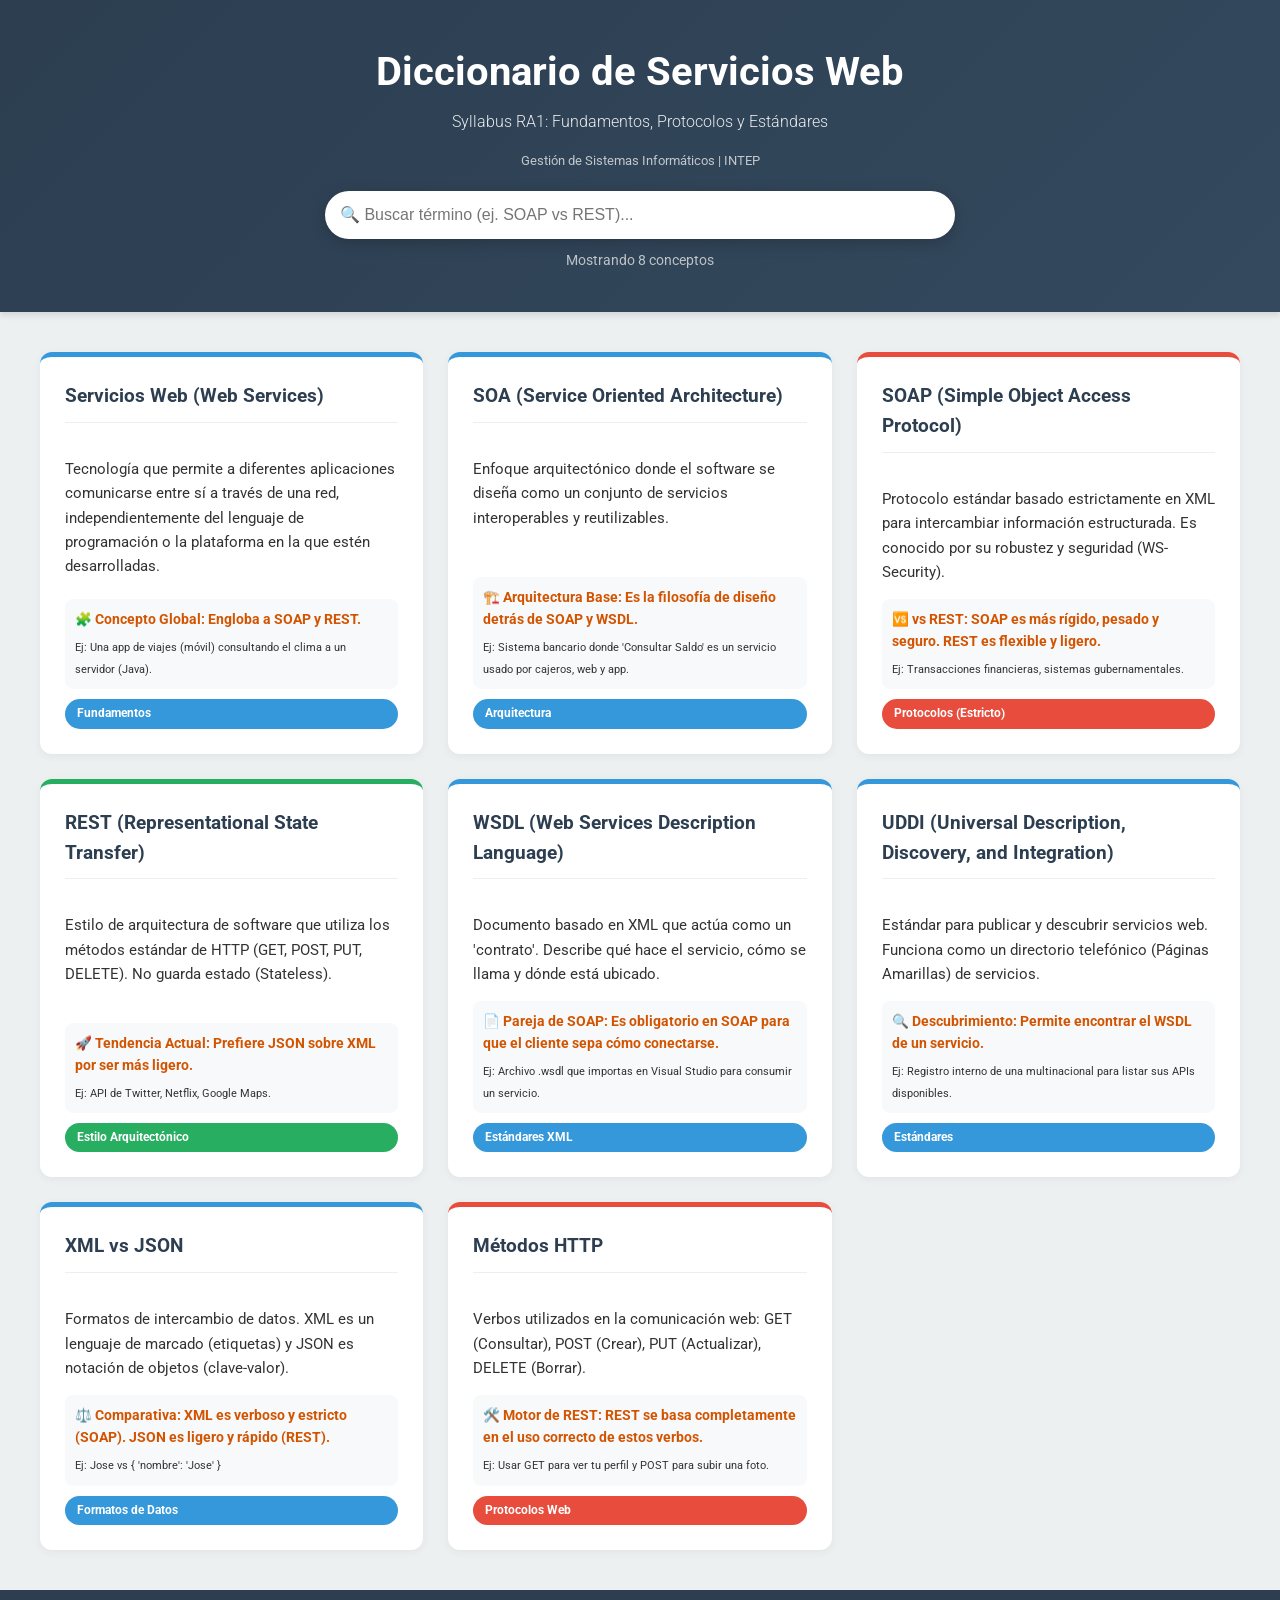
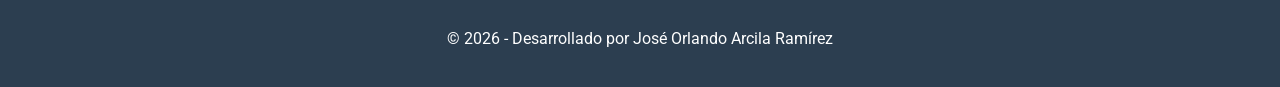
<file: index.html>
<!DOCTYPE html>
<html lang="es">
<head>
    <meta charset="UTF-8">
    <meta name="viewport" content="width=device-width, initial-scale=1.0">
    <title>Glosario Técnico: Servicios Web (RA1)</title>
    <link rel="stylesheet" href="style.css">
    <link href="https://fonts.googleapis.com/css2?family=Roboto:wght@300;400;700&display=swap" rel="stylesheet">
</head>
<body>

    <header class="main-header">
        <div class="header-content">
            <h1>Diccionario de Servicios Web</h1>
            <p class="subtitle">Syllabus RA1: Fundamentos, Protocolos y Estándares</p>
            <p class="student-info">Gestión de Sistemas Informáticos | INTEP</p>
        </div>
        
        <div class="search-container">
            <input type="text" id="buscador" placeholder="🔍 Buscar término (ej. SOAP vs REST)..." autocomplete="off">
            <span id="contador-resultados">Mostrando todos los términos</span>
        </div>
    </header>

    <main id="contenedor-glosario" class="grid-container">
        </main>

    <footer>
        <p>&copy; 2026 - Desarrollado por José Orlando Arcila Ramírez</p>
    </footer>

    <script src="script.js"></script>
</body>
</html>
</file>
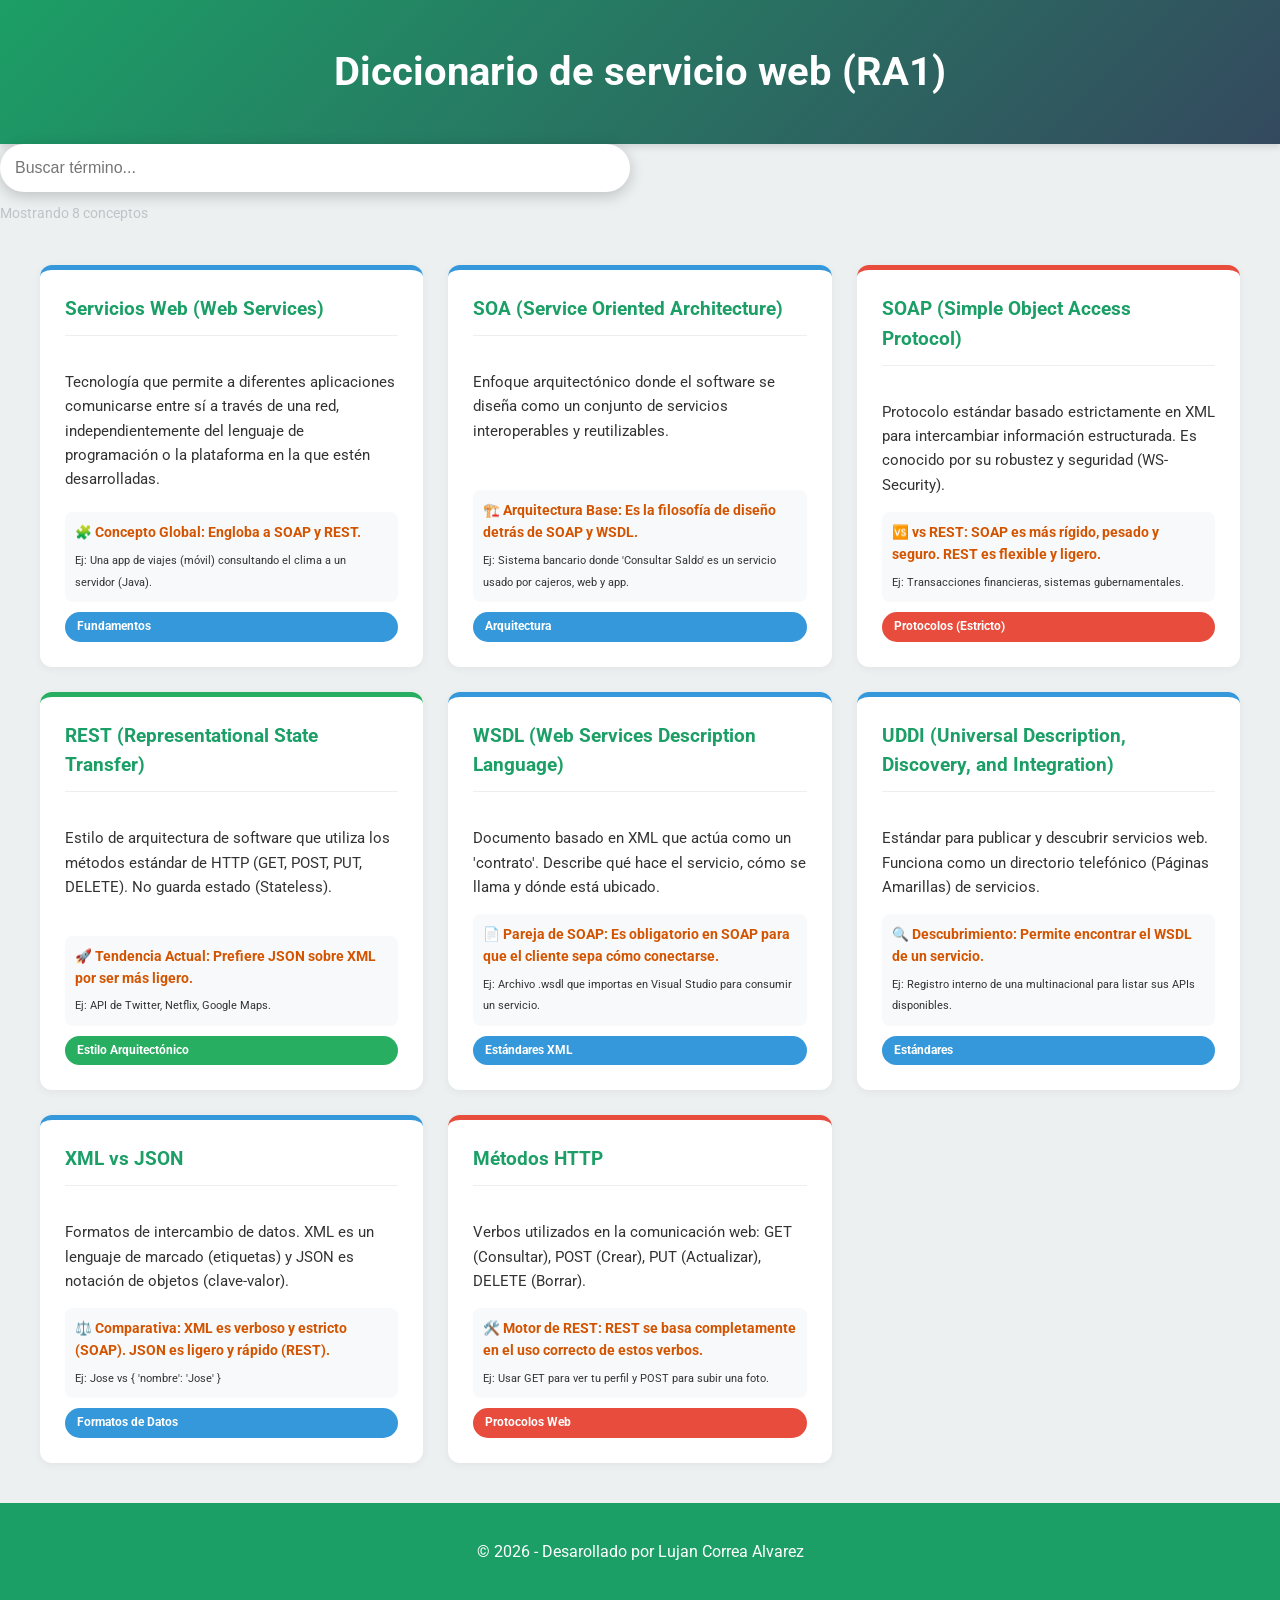
<file: Servicio web/Diccionario/index.html>
<!DOCTYPE html>
<html lang="es">
<head>
    <meta charset="UTF-8">
    <meta name="viewport" content="width=device-width, initial-scale=1.0">
    <title>Glosarrio Tecnico: servicio web (RA1) </title>

    <!-- Agrega estilos CSS para mejorar la apariencia -->
     <link rel="stylesheet" href="style.css">

     <!-- Fuente de Google  -->
        <link href="https://fonts.googleapis.com/css2?family=Roboto:wght@300;400;700&display=swap" rel="stylesheet">
</head>
<body>
    <header class ="main-header">
        <h1>Diccionario de servicio web (RA1) </h1>
    </header>

    <section class="buscador-container">
    <input type="text" id="buscador" placeholder="Buscar término...">
    <p id="contador-resultados"></p>
</section>


    <main id = "contenedor-glosario" class="grid-container">
        <!-- Aquí se insertarán las tarjetas dinamicas-->
    </main>

    <footer>
        <p>&copy; 2026 - Desarollado por Lujan Correa Alvarez</p>
    </footer>
    <!-- Agrega el script JavaScript para generar las tarjetas dinamicas -->
    <script src="script.js"></script>
</body>
</html>
</file>
<file: style.css>
:root {
    --primary-color: #2c3e50;
    --accent-color: #3498db;
    --bg-color: #ecf0f1;
    --card-bg: #ffffff;
    --text-color: #333;
    --soap-color: #e74c3c; /* Rojo para protocolos estrictos */
    --rest-color: #27ae60; /* Verde para modernos */
    --std-color: #f39c12;  /* Naranja para estándares */
}

body {
    font-family: 'Roboto', sans-serif;
    background-color: var(--bg-color);
    margin: 0;
    padding: 0;
    color: var(--text-color);
    line-height: 1.6;
}

/* Header Estilizado */
.main-header {
    background: linear-gradient(135deg, var(--primary-color), #34495e);
    color: white;
    padding: 40px 20px;
    text-align: center;
    box-shadow: 0 4px 6px rgba(0,0,0,0.1);
}

.main-header h1 { margin: 0; font-size: 2.5rem; }
.subtitle { opacity: 0.9; margin-top: 5px; font-weight: 300; }
.student-info { font-size: 0.8rem; opacity: 0.7; margin-bottom: 20px; }

/* Buscador */
.search-container {
    margin-top: 20px;
}

#buscador {
    width: 100%;
    max-width: 600px;
    padding: 15px;
    border-radius: 50px;
    border: none;
    font-size: 16px;
    box-shadow: 0 4px 15px rgba(0,0,0,0.2);
    outline: none;
    transition: transform 0.3s;
}

#buscador:focus {
    transform: scale(1.02);
}

#contador-resultados {
    display: block;
    margin-top: 10px;
    font-size: 0.9rem;
    color: #bdc3c7;
}

/* Grid de Tarjetas */
.grid-container {
    display: grid;
    grid-template-columns: repeat(auto-fit, minmax(350px, 1fr));
    gap: 25px;
    max-width: 1200px;
    margin: 40px auto;
    padding: 0 20px;
}

/* Diseño de Tarjeta Pro */
.tarjeta {
    background: var(--card-bg);
    border-radius: 12px;
    padding: 25px;
    box-shadow: 0 2px 10px rgba(0,0,0,0.05);
    transition: transform 0.3s, box-shadow 0.3s;
    border-top: 5px solid var(--accent-color);
    display: flex;
    flex-direction: column;
}

.tarjeta:hover {
    transform: translateY(-5px);
    box-shadow: 0 8px 20px rgba(0,0,0,0.15);
}

.tarjeta h3 {
    margin-top: 0;
    color: var(--primary-color);
    border-bottom: 1px solid #eee;
    padding-bottom: 10px;
}

.definicion { font-size: 0.95rem; margin-bottom: 15px; }

.seccion-extra {
    background-color: #f8f9fa;
    padding: 10px;
    border-radius: 8px;
    margin-top: auto; /* Empuja esto al fondo */
    font-size: 0.85rem;
}

.relacion {
    color: #d35400;
    font-weight: bold;
    display: block;
    margin-bottom: 5px;
}

.tag {
    display: inline-block;
    padding: 5px 12px;
    border-radius: 20px;
    font-size: 0.75rem;
    font-weight: bold;
    color: white;
    background-color: var(--accent-color);
    margin-top: 10px;
}

/* Footer */
footer {
    text-align: center;
    padding: 20px;
    background-color: var(--primary-color);
    color: white;
    margin-top: 40px;
}
</file>
<file: Servicio web/Diccionario/style.css>
:root {
    --primary-color: #1c9f66;
    --accent-color: #3498db;
    --bg-color: #ecf0f1;
    --card-bg: #ffffff;
    --text-color: #333;
    --soap-color: #e74c3c; /* Rojo para protocolos estrictos */
    --rest-color: #27ae60; /* Verde para modernos */
    --std-color: #f39c12;  /* Naranja para estándares */
}

body {
    font-family: 'Roboto', sans-serif;
    background-color: var(--bg-color);
    margin: 0;
    padding: 0;
    color: var(--text-color);
    line-height: 1.6;
}

/* Header Estilizado */
.main-header {
    background: linear-gradient(135deg, var(--primary-color), #34495e);
    color: white;
    padding: 40px 20px;
    text-align: center;
    box-shadow: 0 4px 6px rgba(0,0,0,0.1);
}

.main-header h1 { margin: 0; font-size: 2.5rem; }
.subtitle { opacity: 0.9; margin-top: 5px; font-weight: 300; }
.student-info { font-size: 0.8rem; opacity: 0.7; margin-bottom: 20px; }

/* Buscador */
.search-container {
    margin-top: 20px;
}

#buscador {
    width: 100%;
    max-width: 600px;
    padding: 15px;
    border-radius: 50px;
    border: none;
    font-size: 16px;
    box-shadow: 0 4px 15px rgba(0,0,0,0.2);
    outline: none;
    transition: transform 0.3s;
}

#buscador:focus {
    transform: scale(1.02);
}

#contador-resultados {
    display: block;
    margin-top: 10px;
    font-size: 0.9rem;
    color: #bdc3c7;
}

/* Grid de Tarjetas */
.grid-container {
    display: grid;
    grid-template-columns: repeat(auto-fit, minmax(350px, 1fr));
    gap: 25px;
    max-width: 1200px;
    margin: 40px auto;
    padding: 0 20px;
}

/* Diseño de Tarjeta Pro */
.tarjeta {
    background: var(--card-bg);
    border-radius: 12px;
    padding: 25px;
    box-shadow: 0 2px 10px rgba(0,0,0,0.05);
    transition: transform 0.3s, box-shadow 0.3s;
    border-top: 5px solid var(--accent-color);
    display: flex;
    flex-direction: column;
}

.tarjeta:hover {
    transform: translateY(-5px);
    box-shadow: 0 8px 20px rgba(0,0,0,0.15);
}

.tarjeta h3 {
    margin-top: 0;
    color: var(--primary-color);
    border-bottom: 1px solid #eee;
    padding-bottom: 10px;
}

.definicion { font-size: 0.95rem; margin-bottom: 15px; }

.seccion-extra {
    background-color: #f8f9fa;
    padding: 10px;
    border-radius: 8px;
    margin-top: auto; /* Empuja esto al fondo */
    font-size: 0.85rem;
}

.relacion {
    color: #d35400;
    font-weight: bold;
    display: block;
    margin-bottom: 5px;
}

.tag {
    display: inline-block;
    padding: 5px 12px;
    border-radius: 20px;
    font-size: 0.75rem;
    font-weight: bold;
    color: white;
    background-color: var(--accent-color);
    margin-top: 10px;
}

/* Footer */
footer {
    text-align: center;
    padding: 20px;
    background-color: var(--primary-color);
    color: white;
    margin-top: 40px;
}
</file>
